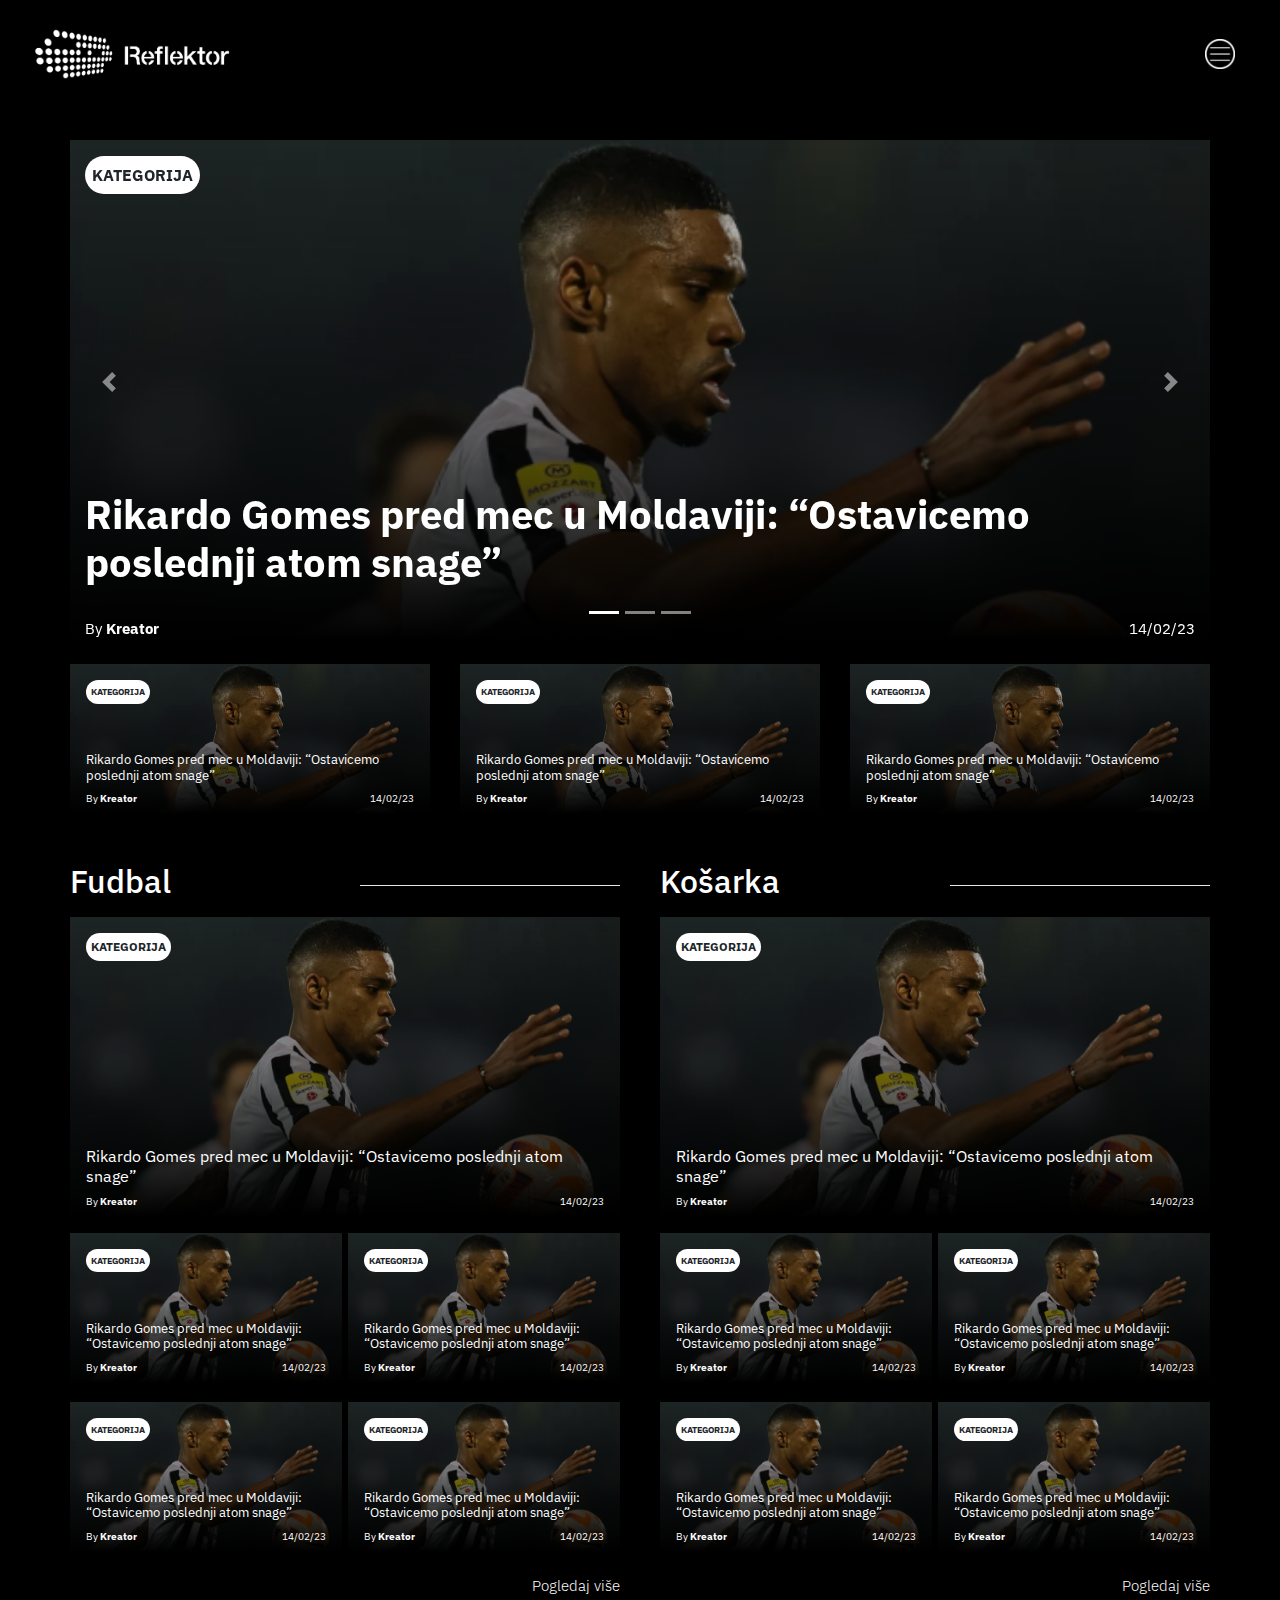
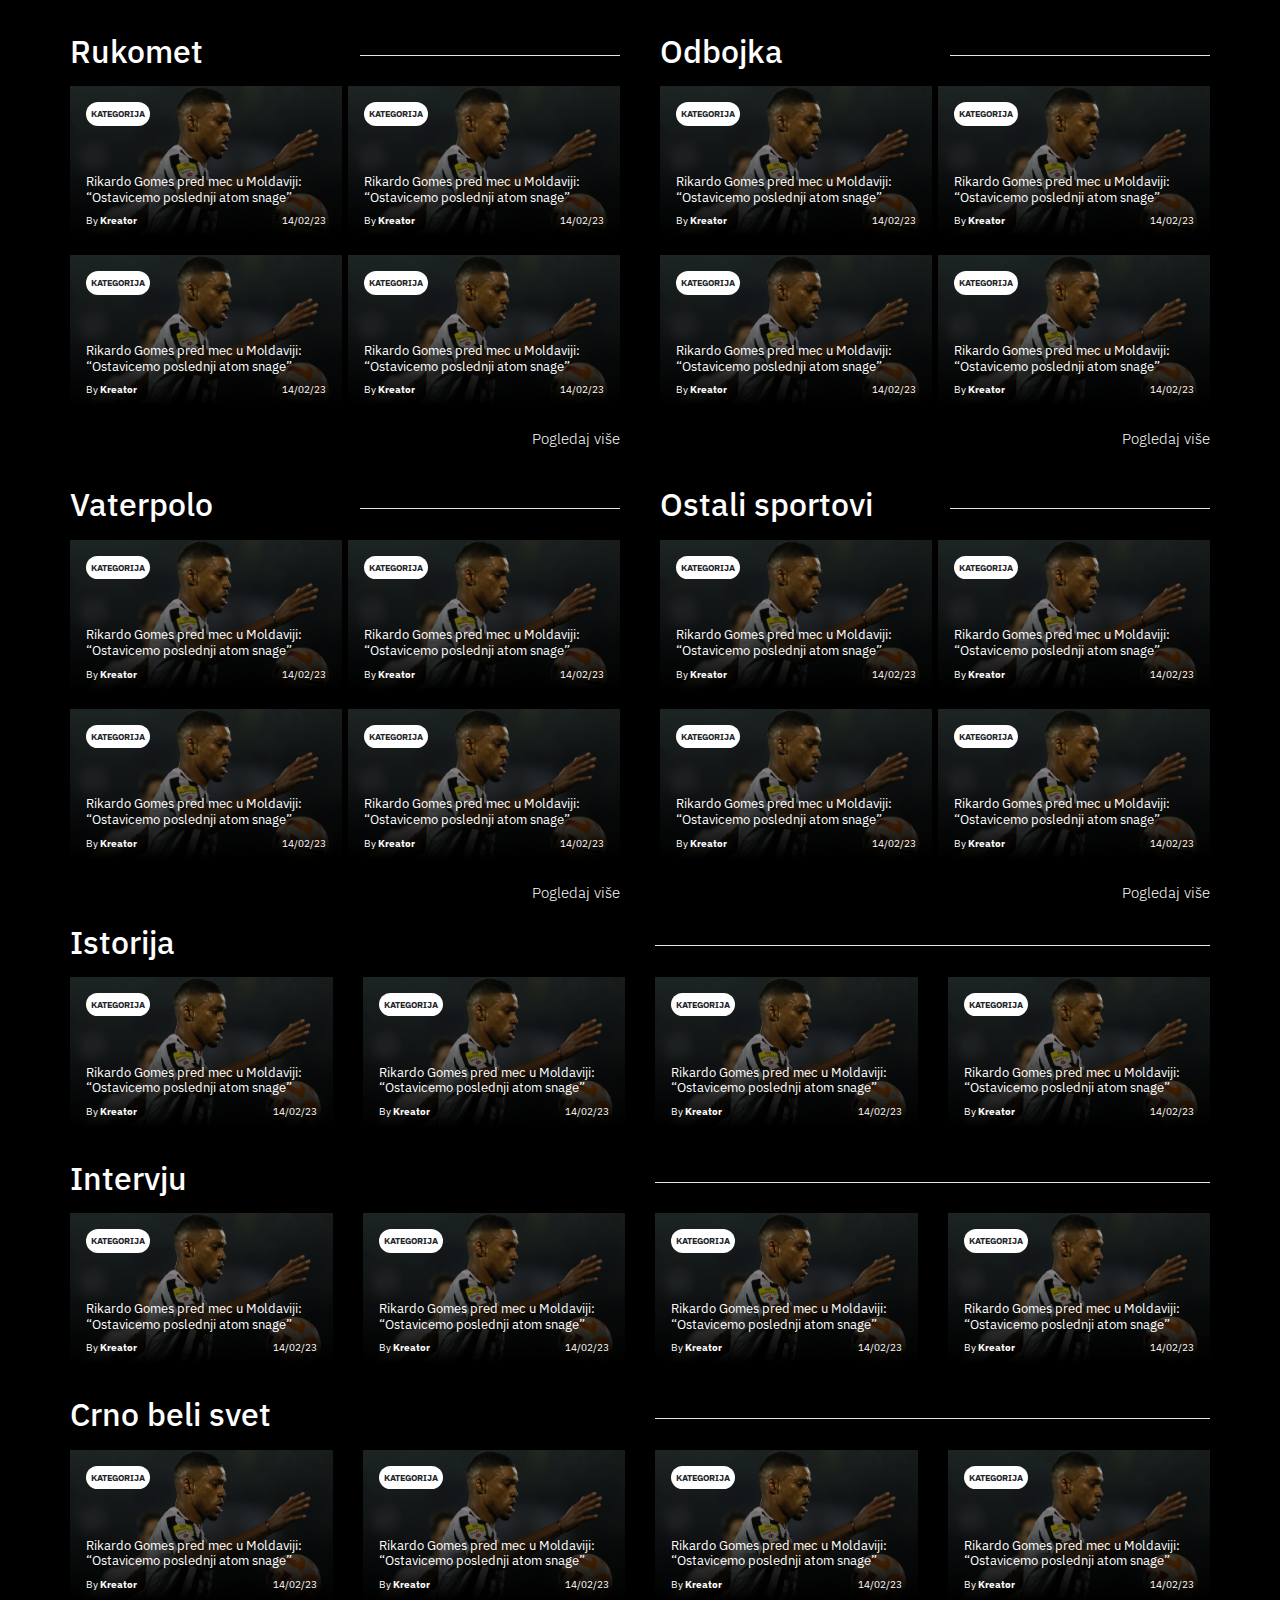
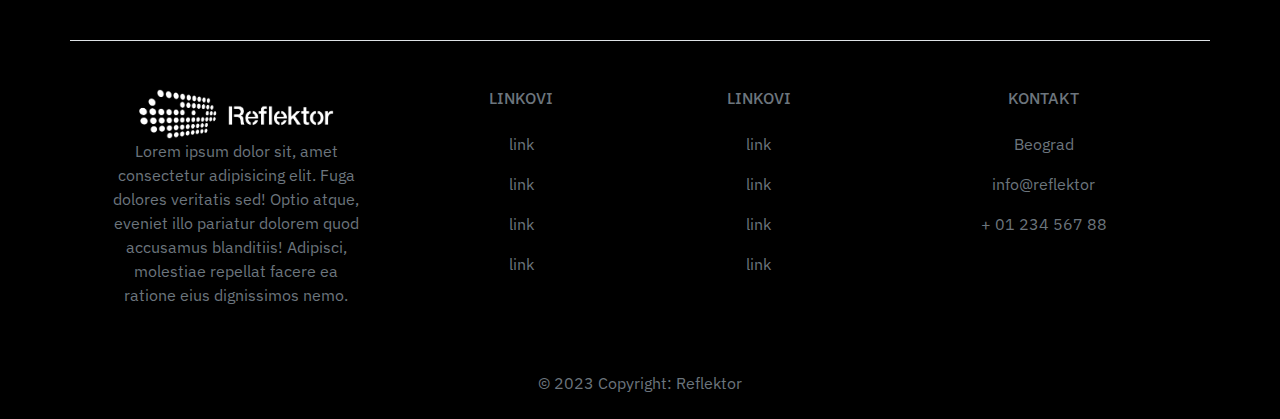
<file: index.html>
<!DOCTYPE html>
<html lang="en">
  <head>
    <meta charset="UTF-8" />
    <meta http-equiv="X-UA-Compatible" content="IE=edge" />
    <meta name="viewport" content="width=device-width, initial-scale=1.0" />
    <title>Reflektor</title>
    <link rel="stylesheet" href="index.css" />
    <link
      rel="stylesheet"
      href="https://cdn.jsdelivr.net/npm/bootstrap@4.3.1/dist/css/bootstrap.min.css"
      integrity="sha384-ggOyR0iXCbMQv3Xipma34MD+dH/1fQ784/j6cY/iJTQUOhcWr7x9JvoRxT2MZw1T"
      crossorigin="anonymous"
    />
    <link
      rel="stylesheet"
      href="https://cdnjs.cloudflare.com/ajax/libs/font-awesome/6.3.0/css/all.min.css"
      integrity="sha512-SzlrxWUlpfuzQ+pcUCosxcglQRNAq/DZjVsC0lE40xsADsfeQoEypE+enwcOiGjk/bSuGGKHEyjSoQ1zVisanQ=="
      crossorigin="anonymous"
      referrerpolicy="no-referrer"
    />
    <link rel="preconnect" href="https://fonts.googleapis.com" />
    <link rel="preconnect" href="https://fonts.gstatic.com" crossorigin />
    <link
      href="https://fonts.googleapis.com/css2?family=IBM+Plex+Sans:ital,wght@0,100;0,200;0,300;0,400;0,500;0,600;0,700;1,100;1,600&display=swap"
      rel="stylesheet"
    />
  </head>
  <body>
    <!--NAV-->
    <div
      class="container-fluid sticky-top p-3"
      style="z-index: 99999; background-color: black"
    >
      <nav class="navbar navbar-expand-custom mx-auto">
        <div style="width:200px">
          <a class="navbar-brand" href="#"
          ><img
            id="logo-nav"
            src="./img/logo.png"
            alt="Logo"
            style="width: 200px"
        /></a>
        </div>

    
        <button
          class="navbar-toggler"
          type="button"
          data-toggle="collapse"
          data-target="#navbarNav"
          aria-controls="navbarNav"
          aria-expanded="false"
          aria-label="Toggle navigation"
        >
          <span class="navbar-toggler-icon"
            ><img src="img/burger.png" style="width: 30px" alt=""
          /></span>
        </button>
        <div class="collapse navbar-collapse" id="navbarNav">
          <ul class="navbar-nav mx-auto">
            <li class="nav-item active">
              <a class="nav-link aktivniLink" href="index.html">Naslovna</a>
            </li>
            <li class="nav-item active">
              <a class="nav-link" href="post.html">Fudbal</a>
            </li>
            <li class="nav-item">
              <a class="nav-link " href="kategorija.html">Košarka</a>
            </li>
            <li class="nav-item">
              <a class="nav-link" href="#">Rukomet</a>
            </li>
            <li class="nav-item">
              <a class="nav-link" href="#">Odbojka</a>
            </li>
            <li class="nav-item">
              <a class="nav-link" href="#">Vaterpolo</a>
            </li>
            <li class="nav-item">
              <a class="nav-link" href="#">Ostali sportovi</a>
            </li>
            <li class="nav-item">
              <a class="nav-link" href="#">Istorija</a>
            </li>
            <li class="nav-item">
              <a class="nav-link" href="#">Intervju</a>
            </li>
            <li class="nav-item">
              <a class="nav-link" href="#">Crno-beli svet</a>
            </li>
    
          </ul>
          <div style="width:200px">
            <form class="form-inline my-2 my-lg justify-content-end">
              <input type="text" name="" id="" style="width: 100px" />
              <img src="img/lupica.png" alt="" />
            </form>
          </div>
        
        </div>
      </nav>
    </div>

    <!--NAV END-->
    <div class="container-fluid mt-3 pb-3">
      <div
        id="carouselExampleIndicators"
        class="carousel slide"
        data-ride="carousel"
      >
        <ol class="carousel-indicators">
          <li
            data-target="#carouselExampleIndicators"
            data-slide-to="0"
            class="active"
          ></li>
          <li data-target="#carouselExampleIndicators" data-slide-to="1"></li>
          <li data-target="#carouselExampleIndicators" data-slide-to="2"></li>
        </ol>
        <div class="carousel-inner">
          <div class="carousel-item active">
            <div class="container pt-3">
              <div class="row">
                <div class="col-12 background-slider">
                  <div class="category mt-3" style="width: max-content">
                    Kategorija
                  </div>
                  <div class="h-100 d-flex align-items-end">
                    <h6 class="blog-title pb-4">
                      Rikardo Gomes pred mec u Moldaviji: “Ostavicemo poslednji
                      atom snage”
                    </h6>
                  </div>

                  <div class="container-fluid">
                    <div class="row blog-info">
                      <div class="author">By <strong>Kreator</strong></div>
                      <div class="date"><span>14/02/23</span></div>
                    </div>
                  </div>
                </div>
              </div>
            </div>
          </div>
          <div class="carousel-item">
            <div class="container pt-3">
              <div class="row">
                <div class="col-12 background-slider">
                  <div class="category mt-3" style="width: max-content">
                    Kategorija
                  </div>
                  <div class="h-100 d-flex align-items-end">
                    <h6 class="blog-title pb-4">
                      Rikardo Gomes pred mec u Moldaviji: “Ostavicemo poslednji
                      atom snage”
                    </h6>
                  </div>

                  <div class="container-fluid">
                    <div class="row blog-info">
                      <div class="author">By <strong>Kreator</strong></div>
                      <div class="date"><span>14/02/23</span></div>
                    </div>
                  </div>
                </div>
              </div>
            </div>
          </div>
          <div class="carousel-item">
            <div class="container pt-3">
              <div class="row">
                <div class="col-12 background-slider">
                  <div class="category mt-3" style="width: max-content">
                    Kategorija
                  </div>
                  <div class="h-100 d-flex align-items-end">
                    <h6 class="blog-title pb-4">
                      Rikardo Gomes pred mec u Moldaviji: “Ostavicemo poslednji
                      atom snage”
                    </h6>
                  </div>

                  <div class="container-fluid">
                    <div class="row blog-info">
                      <div class="author">By <strong>Kreator</strong></div>
                      <div class="date"><span>14/02/23</span></div>
                    </div>
                  </div>
                </div>
              </div>
            </div>
          </div>
        </div>
        <a
          class="carousel-control-prev"
          href="#carouselExampleIndicators"
          role="button"
          data-slide="prev"
        >
          <span class="carousel-control-prev-icon" aria-hidden="true"></span>
        </a>
        <a
          class="carousel-control-next"
          href="#carouselExampleIndicators"
          role="button"
          data-slide="next"
        >
          <span class="carousel-control-next-icon" aria-hidden="true"></span>
        </a>
      </div>
      <!---->
    </div>
    <div class="container p-0">
      <div class="row p-0">
        <div class="col-4">
          <div class="background-4x mb-2 mt-2 pb-2 pl-3 pr-3">
            <div class="category4x mt-3" style="width: max-content">
              Kategorija
            </div>
            <div class="h-100 d-flex align-items-end">
              <h6 class="blog-title4x">
                Rikardo Gomes pred mec u Moldaviji: “Ostavicemo poslednji atom
                snage”
              </h6>
            </div>

            <div class="container-fluid">
              <div class="row blog-info4x">
                <div class="author4x">By <strong>Kreator</strong></div>
                <div class="date4x"><span>14/02/23</span></div>
              </div>
            </div>
          </div>
        </div>
        <div class="col-4">
          <div class="background-4x mb-2 mt-2 pb-2 pl-3 pr-3">
            <div class="category4x mt-3" style="width: max-content">
              Kategorija
            </div>
            <div class="h-100 d-flex align-items-end">
              <h6 class="blog-title4x">
                Rikardo Gomes pred mec u Moldaviji: “Ostavicemo poslednji atom
                snage”
              </h6>
            </div>

            <div class="container-fluid">
              <div class="row blog-info4x">
                <div class="author4x">By <strong>Kreator</strong></div>
                <div class="date4x"><span>14/02/23</span></div>
              </div>
            </div>
          </div>
        </div>
        <div class="col-4">
          <div class="background-4x mb-2 mt-2 pb-2 pl-3 pr-3">
            <div class="category4x mt-3" style="width: max-content">
              Kategorija
            </div>
            <div class="h-100 d-flex align-items-end">
              <h6 class="blog-title4x">
                Rikardo Gomes pred mec u Moldaviji: “Ostavicemo poslednji atom
                snage”
              </h6>
            </div>

            <div class="container-fluid">
              <div class="row blog-info4x">
                <div class="author4x">By <strong>Kreator</strong></div>
                <div class="date4x"><span>14/02/23</span></div>
              </div>
            </div>
          </div>
        </div>
    
    
        </div>
      </div>
    </div>

    <!--NA VELIKIM EKRANIMA-->
    <div class="container-fluid bigscreen4x" style="background-color: black">
      <!--PRVI RED-->
      <div class="container mt-4">
        <div class="row justify-content-between">
          <div
            class="col-lg-6 col-md-12 mt-3 p-0"
            style="padding-right: 20px !important"
          >
            <div class="row d-flex align-items-center justify-content-center">
              <div class="col"> <h2 style="color: white;padding:0;">Fudbal</h2></div>
             
              <div class="col " style="width: 100%">
                <hr
                  style="
                    background-color: white;
                    align-self: center;
                  "
                />
              </div>
            </div>

            <!--KOVER-->
            <div class="row ">
              <div class="col-12">
                <div class="background-4x-cover mb-2 mt-2 pb-2 pl-3 pr-3">
                  <div class="category-kover mt-3" style="width: max-content">
                    Kategorija
                  </div>
                  <div class="h-100 d-flex align-items-end">
                    <h6 class="blog-title-kover ">
                      Rikardo Gomes pred mec u Moldaviji: “Ostavicemo poslednji
                      atom snage”
                    </h6>
                  </div>

                  <div class="container-fluid">
                    <div class="row blog-info4x">
                      <div class="author4x">By <strong>Kreator</strong></div>
                      <div class="date4x"><span>14/02/23</span></div>
                    </div>
                  </div>
                </div>
              </div>
            </div>
            <!--KOVER KRAJ-->
            <div class="row m-0">
              <div
                class="col-6 p-0"
                style="
                  padding-right: 3px !important;
                  padding-bottom: 3px !important;
                "
              >
                <div class="background-4x mb-2 mt-2 pb-2 pl-3 pr-3">
                  <div class="category4x mt-3" style="width: max-content">
                    Kategorija
                  </div>
                  <div class="h-100 d-flex align-items-end">
                    <h6 class="blog-title4x">
                      Rikardo Gomes pred mec u Moldaviji: “Ostavicemo poslednji
                      atom snage”
                    </h6>
                  </div>

                  <div class="container-fluid">
                    <div class="row blog-info4x">
                      <div class="author4x">By <strong>Kreator</strong></div>
                      <div class="date4x"><span>14/02/23</span></div>
                    </div>
                  </div>
                </div>
              </div>
              <div
                class="col-6 p-0"
                style="
                  padding-left: 3px !important;
                  padding-bottom: 3px !important;
                "
              >
                <div class="background-4x mb-2 mt-2 pb-2 pl-3 pr-3">
                  <div class="category4x mt-3" style="width: max-content">
                    Kategorija
                  </div>
                  <div class="h-100 d-flex align-items-end">
                    <h6 class="blog-title4x">
                      Rikardo Gomes pred mec u Moldaviji: “Ostavicemo poslednji
                      atom snage”
                    </h6>
                  </div>

                  <div class="container-fluid">
                    <div class="row blog-info4x">
                      <div class="author4x">By <strong>Kreator</strong></div>
                      <div class="date4x"><span>14/02/23</span></div>
                    </div>
                  </div>
                </div>
              </div>
              <div
                class="col-6 p-0"
                style="
                  padding-right: 3px !important;
                  padding-bottom: 3px !important;
                "
              >
                <div class="background-4x mb-2 mt-2 pb-2 pl-3 pr-3">
                  <div class="category4x mt-3" style="width: max-content">
                    Kategorija
                  </div>
                  <div class="h-100 d-flex align-items-end">
                    <h6 class="blog-title4x">
                      Rikardo Gomes pred mec u Moldaviji: “Ostavicemo poslednji
                      atom snage”
                    </h6>
                  </div>

                  <div class="container-fluid">
                    <div class="row blog-info4x">
                      <div class="author4x">By <strong>Kreator</strong></div>
                      <div class="date4x"><span>14/02/23</span></div>
                    </div>
                  </div>
                </div>
              </div>
              <div
                class="col-6 p-0"
                style="
                  padding-left: 3px !important;
                  padding-bottom: 3px !important;
                "
              >
                <div class="background-4x mb-2 mt-2 pb-2 pl-3 pr-3">
                  <div class="category4x mt-3" style="width: max-content">
                    Kategorija
                  </div>
                  <div class="h-100 d-flex align-items-end">
                    <h6 class="blog-title4x">
                      Rikardo Gomes pred mec u Moldaviji: “Ostavicemo poslednji
                      atom snage”
                    </h6>
                  </div>

                  <div class="container-fluid">
                    <div class="row blog-info4x">
                      <div class="author4x">By <strong>Kreator</strong></div>
                      <div class="date4x"><span>14/02/23</span></div>
                    </div>
                  </div>
                </div>
              </div>
            </div>
            <div class="container">
              <div class="row">
                <div class="col-12 mt-3 more p-0 d-flex justify-content-end">
                  <a href="#" class="more">Pogledaj više</a>
                </div>
              </div>
            </div>
          </div>
          <!-- <div class="gutter col-1 p-0 m-0"></div> -->
          <div
            class="col-lg-6 col-md-12 mt-3 p-0"
            style="padding-left: 20px !important"
          >
          <div class="row d-flex align-items-center justify-content-center">
            <div class="col"> <h2 style="color: white;padding:0;">Košarka</h2></div>
           
            <div class="col justify-content-center" style="width: 100%">
              <hr
                style="
                  
                  background-color: white;
                "
              />
            </div>
          </div>

            <!--KOVER-->
            <div class="row">
              <div class="col-12">
                <div class="background-4x-cover mb-2 mt-2 pb-2 pl-3 pr-3">
                  <div class="category-kover mt-3" style="width: max-content">
                    Kategorija
                  </div>
                  <div class="h-100 d-flex align-items-end">
                    <h6 class="blog-title-kover">
                      Rikardo Gomes pred mec u Moldaviji: “Ostavicemo poslednji
                      atom snage”
                    </h6>
                  </div>

                  <div class="container-fluid">
                    <div class="row blog-info4x">
                      <div class="author4x">By <strong>Kreator</strong></div>
                      <div class="date4x"><span>14/02/23</span></div>
                    </div>
                  </div>
                </div>
              </div>
            </div>
            <!--KOVER KRAJ-->
            <div class="row m-0">
              <div
                class="col-6 p-0"
                style="
                  padding-right: 3px !important;
                  padding-bottom: 3px !important;
                "
              >
                <div class="background-4x mb-2 mt-2 pb-2 pl-3 pr-3">
                  <div class="category4x mt-3" style="width: max-content">
                    Kategorija
                  </div>
                  <div class="h-100 d-flex align-items-end">
                    <h6 class="blog-title4x">
                      Rikardo Gomes pred mec u Moldaviji: “Ostavicemo poslednji
                      atom snage”
                    </h6>
                  </div>

                  <div class="container-fluid">
                    <div class="row blog-info4x">
                      <div class="author4x">By <strong>Kreator</strong></div>
                      <div class="date4x"><span>14/02/23</span></div>
                    </div>
                  </div>
                </div>
              </div>
              <div
                class="col-6 p-0"
                style="
                  padding-left: 3px !important;
                  padding-bottom: 3px !important;
                "
              >
                <div class="background-4x mb-2 mt-2 pb-2 pl-3 pr-3">
                  <div class="category4x mt-3" style="width: max-content">
                    Kategorija
                  </div>
                  <div class="h-100 d-flex align-items-end">
                    <h6 class="blog-title4x">
                      Rikardo Gomes pred mec u Moldaviji: “Ostavicemo poslednji
                      atom snage”
                    </h6>
                  </div>

                  <div class="container-fluid">
                    <div class="row blog-info4x">
                      <div class="author4x">By <strong>Kreator</strong></div>
                      <div class="date4x"><span>14/02/23</span></div>
                    </div>
                  </div>
                </div>
              </div>
              <div
                class="col-6 p-0"
                style="
                  padding-right: 3px !important;
                  padding-bottom: 3px !important;
                "
              >
                <div class="background-4x mb-2 mt-2 pb-2 pl-3 pr-3">
                  <div class="category4x mt-3" style="width: max-content">
                    Kategorija
                  </div>
                  <div class="h-100 d-flex align-items-end">
                    <h6 class="blog-title4x">
                      Rikardo Gomes pred mec u Moldaviji: “Ostavicemo poslednji
                      atom snage”
                    </h6>
                  </div>

                  <div class="container-fluid">
                    <div class="row blog-info4x">
                      <div class="author4x">By <strong>Kreator</strong></div>
                      <div class="date4x"><span>14/02/23</span></div>
                    </div>
                  </div>
                </div>
              </div>
              <div
                class="col-6 p-0"
                style="
                  padding-left: 3px !important;
                  padding-bottom: 3px !important;
                "
              >
                <div class="background-4x mb-2 mt-2 pb-2 pl-3 pr-3">
                  <div class="category4x mt-3" style="width: max-content">
                    Kategorija
                  </div>
                  <div class="h-100 d-flex align-items-end">
                    <h6 class="blog-title4x">
                      Rikardo Gomes pred mec u Moldaviji: “Ostavicemo poslednji
                      atom snage”
                    </h6>
                  </div>

                  <div class="container-fluid">
                    <div class="row blog-info4x">
                      <div class="author4x">By <strong>Kreator</strong></div>
                      <div class="date4x"><span>14/02/23</span></div>
                    </div>
                  </div>
                </div>
              </div>
            </div>
            <div class="container">
              <div class="row">
                <div class="col-12 mt-3 more p-0 d-flex justify-content-end">
                  <a href="#" class="more">Pogledaj više</a>
                </div>
              </div>
            </div>
          </div>
        </div>
      </div>

      <!--DRUGI RED RED-->
      <div class="container mt-4">
        <div class="row justify-content-between">
          <div
            class="col-lg-6 col-md-12 mt-3 p-0"
            style="padding-right: 20px !important"
          >
          <div class="row d-flex align-items-center justify-content-center">
            <div class="col"> <h2 style="color: white;padding:0;">Rukomet</h2></div>
           
            <div class="col justify-content-center" style="width: 100%">
              <hr
                style="
                  
                  background-color: white;
                "
              />
            </div>
          </div>

            <div class="row m-0">
              <div
                class="col-6 p-0"
                style="
                  padding-right: 3px !important;
                  padding-bottom: 3px !important;
                "
              >
                <div class="background-4x mb-2 mt-2 pb-2 pl-3 pr-3">
                  <div class="category4x mt-3" style="width: max-content">
                    Kategorija
                  </div>
                  <div class="h-100 d-flex align-items-end">
                    <h6 class="blog-title4x">
                      Rikardo Gomes pred mec u Moldaviji: “Ostavicemo poslednji
                      atom snage”
                    </h6>
                  </div>

                  <div class="container-fluid">
                    <div class="row blog-info4x">
                      <div class="author4x">By <strong>Kreator</strong></div>
                      <div class="date4x"><span>14/02/23</span></div>
                    </div>
                  </div>
                </div>
              </div>
              <div
                class="col-6 p-0"
                style="
                  padding-left: 3px !important;
                  padding-bottom: 3px !important;
                "
              >
                <div class="background-4x mb-2 mt-2 pb-2 pl-3 pr-3">
                  <div class="category4x mt-3" style="width: max-content">
                    Kategorija
                  </div>
                  <div class="h-100 d-flex align-items-end">
                    <h6 class="blog-title4x">
                      Rikardo Gomes pred mec u Moldaviji: “Ostavicemo poslednji
                      atom snage”
                    </h6>
                  </div>

                  <div class="container-fluid">
                    <div class="row blog-info4x">
                      <div class="author4x">By <strong>Kreator</strong></div>
                      <div class="date4x"><span>14/02/23</span></div>
                    </div>
                  </div>
                </div>
              </div>
              <div
                class="col-6 p-0"
                style="
                  padding-right: 3px !important;
                  padding-bottom: 3px !important;
                "
              >
                <div class="background-4x mb-2 mt-2 pb-2 pl-3 pr-3">
                  <div class="category4x mt-3" style="width: max-content">
                    Kategorija
                  </div>
                  <div class="h-100 d-flex align-items-end">
                    <h6 class="blog-title4x">
                      Rikardo Gomes pred mec u Moldaviji: “Ostavicemo poslednji
                      atom snage”
                    </h6>
                  </div>

                  <div class="container-fluid">
                    <div class="row blog-info4x">
                      <div class="author4x">By <strong>Kreator</strong></div>
                      <div class="date4x"><span>14/02/23</span></div>
                    </div>
                  </div>
                </div>
              </div>
              <div
                class="col-6 p-0"
                style="
                  padding-left: 3px !important;
                  padding-bottom: 3px !important;
                "
              >
                <div class="background-4x mb-2 mt-2 pb-2 pl-3 pr-3">
                  <div class="category4x mt-3" style="width: max-content">
                    Kategorija
                  </div>
                  <div class="h-100 d-flex align-items-end">
                    <h6 class="blog-title4x">
                      Rikardo Gomes pred mec u Moldaviji: “Ostavicemo poslednji
                      atom snage”
                    </h6>
                  </div>

                  <div class="container-fluid">
                    <div class="row blog-info4x">
                      <div class="author4x">By <strong>Kreator</strong></div>
                      <div class="date4x"><span>14/02/23</span></div>
                    </div>
                  </div>
                </div>
              </div>
            </div>
            <div class="container">
              <div class="row">
                <div class="col-12 mt-3 more p-0 d-flex justify-content-end">
                  <a href="#" class="more">Pogledaj više</a>
                </div>
              </div>
            </div>
          </div>
          <!-- <div class="gutter col-1 p-0 m-0"></div> -->
          <div
            class="col-lg-6 col-md-12 mt-3 p-0"
            style="padding-left: 20px !important"
          >
          <div class="row d-flex align-items-center justify-content-center">
            <div class="col"> <h2 style="color: white;padding:0;">Odbojka</h2></div>
           
            <div class="col justify-content-center" style="width: 100%">
              <hr
                style="
                  
                  background-color: white;
                "
              />
            </div>
          </div>
            <div class="row m-0">
              <div
                class="col-6 p-0"
                style="
                  padding-right: 3px !important;
                  padding-bottom: 3px !important;
                "
              >
                <div class="background-4x mb-2 mt-2 pb-2 pl-3 pr-3">
                  <div class="category4x mt-3" style="width: max-content">
                    Kategorija
                  </div>
                  <div class="h-100 d-flex align-items-end">
                    <h6 class="blog-title4x">
                      Rikardo Gomes pred mec u Moldaviji: “Ostavicemo poslednji
                      atom snage”
                    </h6>
                  </div>

                  <div class="container-fluid">
                    <div class="row blog-info4x">
                      <div class="author4x">By <strong>Kreator</strong></div>
                      <div class="date4x"><span>14/02/23</span></div>
                    </div>
                  </div>
                </div>
              </div>
              <div
                class="col-6 p-0"
                style="
                  padding-left: 3px !important;
                  padding-bottom: 3px !important;
                "
              >
                <div class="background-4x mb-2 mt-2 pb-2 pl-3 pr-3">
                  <div class="category4x mt-3" style="width: max-content">
                    Kategorija
                  </div>
                  <div class="h-100 d-flex align-items-end">
                    <h6 class="blog-title4x">
                      Rikardo Gomes pred mec u Moldaviji: “Ostavicemo poslednji
                      atom snage”
                    </h6>
                  </div>

                  <div class="container-fluid">
                    <div class="row blog-info4x">
                      <div class="author4x">By <strong>Kreator</strong></div>
                      <div class="date4x"><span>14/02/23</span></div>
                    </div>
                  </div>
                </div>
              </div>
              <div
                class="col-6 p-0"
                style="
                  padding-right: 3px !important;
                  padding-bottom: 3px !important;
                "
              >
                <div class="background-4x mb-2 mt-2 pb-2 pl-3 pr-3">
                  <div class="category4x mt-3" style="width: max-content">
                    Kategorija
                  </div>
                  <div class="h-100 d-flex align-items-end">
                    <h6 class="blog-title4x">
                      Rikardo Gomes pred mec u Moldaviji: “Ostavicemo poslednji
                      atom snage”
                    </h6>
                  </div>

                  <div class="container-fluid">
                    <div class="row blog-info4x">
                      <div class="author4x">By <strong>Kreator</strong></div>
                      <div class="date4x"><span>14/02/23</span></div>
                    </div>
                  </div>
                </div>
              </div>
              <div
                class="col-6 p-0"
                style="
                  padding-left: 3px !important;
                  padding-bottom: 3px !important;
                "
              >
                <div class="background-4x mb-2 mt-2 pb-2 pl-3 pr-3">
                  <div class="category4x mt-3" style="width: max-content">
                    Kategorija
                  </div>
                  <div class="h-100 d-flex align-items-end">
                    <h6 class="blog-title4x">
                      Rikardo Gomes pred mec u Moldaviji: “Ostavicemo poslednji
                      atom snage”
                    </h6>
                  </div>

                  <div class="container-fluid">
                    <div class="row blog-info4x">
                      <div class="author4x">By <strong>Kreator</strong></div>
                      <div class="date4x"><span>14/02/23</span></div>
                    </div>
                  </div>
                </div>
              </div>
            </div>
            <div class="container">
              <div class="row">
                <div class="col-12 mt-3 more p-0 d-flex justify-content-end">
                  <a href="#" class="more">Pogledaj više</a>
                </div>
              </div>
            </div>
          </div>
        </div>
      </div>

      <!--TRECI RED-->
      <div class="container mt-4">
        <div class="row justify-content-between">
          <div
            class="col-lg-6 col-md-12 mt-3 p-0"
            style="padding-right: 20px !important"
          >
          <div class="row d-flex align-items-center justify-content-center">
            <div class="col"> <h2 style="color: white;padding:0;">Vaterpolo</h2></div>
           
            <div class="col justify-content-center" style="width: 100%">
              <hr
                style="
                  
                  background-color: white;
                "
              />
            </div>
          </div>
            <div class="row m-0">
              <div
                class="col-6 p-0"
                style="
                  padding-right: 3px !important;
                  padding-bottom: 3px !important;
                "
              >
                <div class="background-4x mb-2 mt-2 pb-2 pl-3 pr-3">
                  <div class="category4x mt-3" style="width: max-content">
                    Kategorija
                  </div>
                  <div class="h-100 d-flex align-items-end">
                    <h6 class="blog-title4x">
                      Rikardo Gomes pred mec u Moldaviji: “Ostavicemo poslednji
                      atom snage”
                    </h6>
                  </div>

                  <div class="container-fluid">
                    <div class="row blog-info4x">
                      <div class="author4x">By <strong>Kreator</strong></div>
                      <div class="date4x"><span>14/02/23</span></div>
                    </div>
                  </div>
                </div>
              </div>
              <div
                class="col-6 p-0"
                style="
                  padding-left: 3px !important;
                  padding-bottom: 3px !important;
                "
              >
                <div class="background-4x mb-2 mt-2 pb-2 pl-3 pr-3">
                  <div class="category4x mt-3" style="width: max-content">
                    Kategorija
                  </div>
                  <div class="h-100 d-flex align-items-end">
                    <h6 class="blog-title4x">
                      Rikardo Gomes pred mec u Moldaviji: “Ostavicemo poslednji
                      atom snage”
                    </h6>
                  </div>

                  <div class="container-fluid">
                    <div class="row blog-info4x">
                      <div class="author4x">By <strong>Kreator</strong></div>
                      <div class="date4x"><span>14/02/23</span></div>
                    </div>
                  </div>
                </div>
              </div>
              <div
                class="col-6 p-0"
                style="
                  padding-right: 3px !important;
                  padding-bottom: 3px !important;
                "
              >
                <div class="background-4x mb-2 mt-2 pb-2 pl-3 pr-3">
                  <div class="category4x mt-3" style="width: max-content">
                    Kategorija
                  </div>
                  <div class="h-100 d-flex align-items-end">
                    <h6 class="blog-title4x">
                      Rikardo Gomes pred mec u Moldaviji: “Ostavicemo poslednji
                      atom snage”
                    </h6>
                  </div>

                  <div class="container-fluid">
                    <div class="row blog-info4x">
                      <div class="author4x">By <strong>Kreator</strong></div>
                      <div class="date4x"><span>14/02/23</span></div>
                    </div>
                  </div>
                </div>
              </div>
              <div
                class="col-6 p-0"
                style="
                  padding-left: 3px !important;
                  padding-bottom: 3px !important;
                "
              >
                <div class="background-4x mb-2 mt-2 pb-2 pl-3 pr-3">
                  <div class="category4x mt-3" style="width: max-content">
                    Kategorija
                  </div>
                  <div class="h-100 d-flex align-items-end">
                    <h6 class="blog-title4x">
                      Rikardo Gomes pred mec u Moldaviji: “Ostavicemo poslednji
                      atom snage”
                    </h6>
                  </div>

                  <div class="container-fluid">
                    <div class="row blog-info4x">
                      <div class="author4x">By <strong>Kreator</strong></div>
                      <div class="date4x"><span>14/02/23</span></div>
                    </div>
                  </div>
                </div>
              </div>
            </div>
            <div class="container">
              <div class="row">
                <div class="col-12 mt-3 more p-0 d-flex justify-content-end">
                  <a href="#" class="more">Pogledaj više</a>
                </div>
              </div>
            </div>
          </div>
          <!-- <div class="gutter col-1 p-0 m-0"></div> -->
          <div
            class="col-lg-6 col-md-12 mt-3 p-0"
            style="padding-left: 20px !important"
          >
          <div class="row d-flex align-items-center justify-content-center">
            <div class="col"> <h2 style="color: white;padding:0;">Ostali sportovi</h2></div>
           
            <div class="col justify-content-center" style="width: 100%">
              <hr
                style="
                  
                  background-color: white;
                "
              />
            </div>
          </div>
            <div class="row m-0">
              <div
                class="col-6 p-0"
                style="
                  padding-right: 3px !important;
                  padding-bottom: 3px !important;
                "
              >
                <div class="background-4x mb-2 mt-2 pb-2 pl-3 pr-3">
                  <div class="category4x mt-3" style="width: max-content">
                    Kategorija
                  </div>
                  <div class="h-100 d-flex align-items-end">
                    <h6 class="blog-title4x">
                      Rikardo Gomes pred mec u Moldaviji: “Ostavicemo poslednji
                      atom snage”
                    </h6>
                  </div>

                  <div class="container-fluid">
                    <div class="row blog-info4x">
                      <div class="author4x">By <strong>Kreator</strong></div>
                      <div class="date4x"><span>14/02/23</span></div>
                    </div>
                  </div>
                </div>
              </div>
              <div
                class="col-6 p-0"
                style="
                  padding-left: 3px !important;
                  padding-bottom: 3px !important;
                "
              >
                <div class="background-4x mb-2 mt-2 pb-2 pl-3 pr-3">
                  <div class="category4x mt-3" style="width: max-content">
                    Kategorija
                  </div>
                  <div class="h-100 d-flex align-items-end">
                    <h6 class="blog-title4x">
                      Rikardo Gomes pred mec u Moldaviji: “Ostavicemo poslednji
                      atom snage”
                    </h6>
                  </div>

                  <div class="container-fluid">
                    <div class="row blog-info4x">
                      <div class="author4x">By <strong>Kreator</strong></div>
                      <div class="date4x"><span>14/02/23</span></div>
                    </div>
                  </div>
                </div>
              </div>
              <div
                class="col-6 p-0"
                style="
                  padding-right: 3px !important;
                  padding-bottom: 3px !important;
                "
              >
                <div class="background-4x mb-2 mt-2 pb-2 pl-3 pr-3">
                  <div class="category4x mt-3" style="width: max-content">
                    Kategorija
                  </div>
                  <div class="h-100 d-flex align-items-end">
                    <h6 class="blog-title4x">
                      Rikardo Gomes pred mec u Moldaviji: “Ostavicemo poslednji
                      atom snage”
                    </h6>
                  </div>

                  <div class="container-fluid">
                    <div class="row blog-info4x">
                      <div class="author4x">By <strong>Kreator</strong></div>
                      <div class="date4x"><span>14/02/23</span></div>
                    </div>
                  </div>
                </div>
              </div>
              <div
                class="col-6 p-0"
                style="
                  padding-left: 3px !important;
                  padding-bottom: 3px !important;
                "
              >
                <div class="background-4x mb-2 mt-2 pb-2 pl-3 pr-3">
                  <div class="category4x mt-3" style="width: max-content">
                    Kategorija
                  </div>
                  <div class="h-100 d-flex align-items-end">
                    <h6 class="blog-title4x">
                      Rikardo Gomes pred mec u Moldaviji: “Ostavicemo poslednji
                      atom snage”
                    </h6>
                  </div>

                  <div class="container-fluid">
                    <div class="row blog-info4x">
                      <div class="author4x">By <strong>Kreator</strong></div>
                      <div class="date4x"><span>14/02/23</span></div>
                    </div>
                  </div>
                </div>
              </div>
            </div>
            <div class="container">
              <div class="row">
                <div class="col-12 mt-3 more p-0 d-flex justify-content-end">
                  <a href="#" class="more">Pogledaj više</a>
                </div>
              </div>
            </div>
          </div>
        </div>
      </div>
    </div>
 <!--TRI OBJAVE U REDU-->
    <div class="container p-0  mt-4">
      <div class="row d-flex align-items-center justify-content-center">
        <div class="col"> <h2 style="color: white;padding:0;">Istorija</h2></div>
       
        <div class="col justify-content-center" style="width: 100%">
          <hr
            style="
              
              background-color: white;
            "
          />
        </div>
      </div>  
      <div class="row p-0">
        
        <div class="col-3">
          <div class="background-4x mb-2 mt-2 pb-2 pl-3 pr-3">
            <div class="category4x mt-3" style="width: max-content">
              Kategorija
            </div>
            <div class="h-100 d-flex align-items-end">
              <h6 class="blog-title4x">
                Rikardo Gomes pred mec u Moldaviji: “Ostavicemo poslednji atom
                snage”
              </h6>
            </div>

            <div class="container-fluid">
              <div class="row blog-info4x">
                <div class="author4x">By <strong>Kreator</strong></div>
                <div class="date4x"><span>14/02/23</span></div>
              </div>
            </div>
          </div>
        </div>
        <div class="col-3">
          <div class="background-4x mb-2 mt-2 pb-2 pl-3 pr-3">
            <div class="category4x mt-3" style="width: max-content">
              Kategorija
            </div>
            <div class="h-100 d-flex align-items-end">
              <h6 class="blog-title4x">
                Rikardo Gomes pred mec u Moldaviji: “Ostavicemo poslednji atom
                snage”
              </h6>
            </div>

            <div class="container-fluid">
              <div class="row blog-info4x">
                <div class="author4x">By <strong>Kreator</strong></div>
                <div class="date4x"><span>14/02/23</span></div>
              </div>
            </div>
          </div>
        </div>
        <div class="col-3">
          <div class="background-4x mb-2 mt-2 pb-2 pl-3 pr-3">
            <div class="category4x mt-3" style="width: max-content">
              Kategorija
            </div>
            <div class="h-100 d-flex align-items-end">
              <h6 class="blog-title4x">
                Rikardo Gomes pred mec u Moldaviji: “Ostavicemo poslednji atom
                snage”
              </h6>
            </div>

            <div class="container-fluid">
              <div class="row blog-info4x">
                <div class="author4x">By <strong>Kreator</strong></div>
                <div class="date4x"><span>14/02/23</span></div>
              </div>
            </div>
          </div>
        </div>
        <div class="col-3">
          <div class="background-4x mb-2 mt-2 pb-2 pl-3 pr-3">
            <div class="category4x mt-3" style="width: max-content">
              Kategorija
            </div>
            <div class="h-100 d-flex align-items-end">
              <h6 class="blog-title4x">
                Rikardo Gomes pred mec u Moldaviji: “Ostavicemo poslednji atom
                snage”
              </h6>
            </div>

            <div class="container-fluid">
              <div class="row blog-info4x">
                <div class="author4x">By <strong>Kreator</strong></div>
                <div class="date4x"><span>14/02/23</span></div>
              </div>
            </div>
          </div>
        </div>
    
    
        </div>
      </div>
       <!--TRI OBJAVE U REDU KRAJ-->
       <!--TRI OBJAVE U REDU-->
    <div class="container p-0  mt-4">
      <div class="row d-flex align-items-center justify-content-center">
        <div class="col"> <h2 style="color: white;padding:0;">Intervju</h2></div>
       
        <div class="col justify-content-center" style="width: 100%">
          <hr
            style="
              
              background-color: white;
            "
          />
        </div>
      </div>  
      <div class="row p-0">
        
        <div class="col-3">
          <div class="background-4x mb-2 mt-2 pb-2 pl-3 pr-3">
            <div class="category4x mt-3" style="width: max-content">
              Kategorija
            </div>
            <div class="h-100 d-flex align-items-end">
              <h6 class="blog-title4x">
                Rikardo Gomes pred mec u Moldaviji: “Ostavicemo poslednji atom
                snage”
              </h6>
            </div>

            <div class="container-fluid">
              <div class="row blog-info4x">
                <div class="author4x">By <strong>Kreator</strong></div>
                <div class="date4x"><span>14/02/23</span></div>
              </div>
            </div>
          </div>
        </div>
        <div class="col-3">
          <div class="background-4x mb-2 mt-2 pb-2 pl-3 pr-3">
            <div class="category4x mt-3" style="width: max-content">
              Kategorija
            </div>
            <div class="h-100 d-flex align-items-end">
              <h6 class="blog-title4x">
                Rikardo Gomes pred mec u Moldaviji: “Ostavicemo poslednji atom
                snage”
              </h6>
            </div>

            <div class="container-fluid">
              <div class="row blog-info4x">
                <div class="author4x">By <strong>Kreator</strong></div>
                <div class="date4x"><span>14/02/23</span></div>
              </div>
            </div>
          </div>
        </div>
        <div class="col-3">
          <div class="background-4x mb-2 mt-2 pb-2 pl-3 pr-3">
            <div class="category4x mt-3" style="width: max-content">
              Kategorija
            </div>
            <div class="h-100 d-flex align-items-end">
              <h6 class="blog-title4x">
                Rikardo Gomes pred mec u Moldaviji: “Ostavicemo poslednji atom
                snage”
              </h6>
            </div>

            <div class="container-fluid">
              <div class="row blog-info4x">
                <div class="author4x">By <strong>Kreator</strong></div>
                <div class="date4x"><span>14/02/23</span></div>
              </div>
            </div>
          </div>
        </div>
        <div class="col-3">
          <div class="background-4x mb-2 mt-2 pb-2 pl-3 pr-3">
            <div class="category4x mt-3" style="width: max-content">
              Kategorija
            </div>
            <div class="h-100 d-flex align-items-end">
              <h6 class="blog-title4x">
                Rikardo Gomes pred mec u Moldaviji: “Ostavicemo poslednji atom
                snage”
              </h6>
            </div>

            <div class="container-fluid">
              <div class="row blog-info4x">
                <div class="author4x">By <strong>Kreator</strong></div>
                <div class="date4x"><span>14/02/23</span></div>
              </div>
            </div>
          </div>
        </div>
    
    
        </div>
      </div>
       <!--TRI OBJAVE U REDU KRAJ-->
      <!--TRI OBJAVE U REDU-->
    <div class="container p-0  mt-4">
      <div class="row d-flex align-items-center justify-content-center">
        <div class="col"> <h2 style="color: white;padding:0;">Crno beli svet</h2></div>
       
        <div class="col justify-content-center" style="width: 100%">
          <hr
            style="
              
              background-color: white;
            "
          />
        </div>
      </div>  
      <div class="row p-0">
        
        <div class="col-3">
          <div class="background-4x mb-2 mt-2 pb-2 pl-3 pr-3">
            <div class="category4x mt-3" style="width: max-content">
              Kategorija
            </div>
            <div class="h-100 d-flex align-items-end">
              <h6 class="blog-title4x">
                Rikardo Gomes pred mec u Moldaviji: “Ostavicemo poslednji atom
                snage”
              </h6>
            </div>

            <div class="container-fluid">
              <div class="row blog-info4x">
                <div class="author4x">By <strong>Kreator</strong></div>
                <div class="date4x"><span>14/02/23</span></div>
              </div>
            </div>
          </div>
        </div>
        <div class="col-3">
          <div class="background-4x mb-2 mt-2 pb-2 pl-3 pr-3">
            <div class="category4x mt-3" style="width: max-content">
              Kategorija
            </div>
            <div class="h-100 d-flex align-items-end">
              <h6 class="blog-title4x">
                Rikardo Gomes pred mec u Moldaviji: “Ostavicemo poslednji atom
                snage”
              </h6>
            </div>

            <div class="container-fluid">
              <div class="row blog-info4x">
                <div class="author4x">By <strong>Kreator</strong></div>
                <div class="date4x"><span>14/02/23</span></div>
              </div>
            </div>
          </div>
        </div>
        <div class="col-3">
          <div class="background-4x mb-2 mt-2 pb-2 pl-3 pr-3">
            <div class="category4x mt-3" style="width: max-content">
              Kategorija
            </div>
            <div class="h-100 d-flex align-items-end">
              <h6 class="blog-title4x">
                Rikardo Gomes pred mec u Moldaviji: “Ostavicemo poslednji atom
                snage”
              </h6>
            </div>

            <div class="container-fluid">
              <div class="row blog-info4x">
                <div class="author4x">By <strong>Kreator</strong></div>
                <div class="date4x"><span>14/02/23</span></div>
              </div>
            </div>
          </div>
        </div>
        <div class="col-3">
          <div class="background-4x mb-2 mt-2 pb-2 pl-3 pr-3">
            <div class="category4x mt-3" style="width: max-content">
              Kategorija
            </div>
            <div class="h-100 d-flex align-items-end">
              <h6 class="blog-title4x">
                Rikardo Gomes pred mec u Moldaviji: “Ostavicemo poslednji atom
                snage”
              </h6>
            </div>

            <div class="container-fluid">
              <div class="row blog-info4x">
                <div class="author4x">By <strong>Kreator</strong></div>
                <div class="date4x"><span>14/02/23</span></div>
              </div>
            </div>
          </div>
        </div>
    
    
        </div>
      </div>
       <!--TRI OBJAVE U REDU KRAJ-->

    <!--NA MALIM EKARNIMA-->
    <div class="container-fluid smallscreen4x" style="background-color: black">
      <h2 style="color: white">Fudbal</h2>
      <div class="row">
        <div class="col-6 p-3 background-4x">
          <div class="category4x" style="width: max-content">Kategorija</div>
        </div>
        <div class="col-6 p-3">
          <div class="h-100 d-flex align-items-end">
            <h6 class="blog-title4x">
              Rikardo Gomes pred mec u Moldaviji: “Ostavicemo poslednji atom
              snage”
            </h6>
          </div>
          <div class="container-fluid">
            <div class="row blog-info4x">
              <div class="author4x">By <strong>Kreator</strong></div>
              <div class="date4x"><span>14/02/23</span></div>
            </div>
          </div>
        </div>
      </div>
      <div class="row mt-5">
        <div class="col-6 p-3 background-4x">
          <div class="category4x" style="width: max-content">Kategorija</div>
        </div>
        <div class="col-6 p-3">
          <div class="h-100 d-flex align-items-end">
            <h6 class="blog-title4x">
              Rikardo Gomes pred mec u Moldaviji: “Ostavicemo poslednji atom
              snage”
            </h6>
          </div>
          <div class="container-fluid">
            <div class="row blog-info4x">
              <div class="author4x">By <strong>Kreator</strong></div>
              <div class="date4x"><span>14/02/23</span></div>
            </div>
          </div>
        </div>
      </div>
      <div class="row mt-5">
        <div class="col-6 p-3 background-4x">
          <div class="category4x" style="width: max-content">Kategorija</div>
        </div>
        <div class="col-6 p-3">
          <div class="h-100 d-flex align-items-end">
            <h6 class="blog-title4x">
              Rikardo Gomes pred mec u Moldaviji: “Ostavicemo poslednji atom
              snage”
            </h6>
          </div>
          <div class="container-fluid">
            <div class="row blog-info4x">
              <div class="author4x">By <strong>Kreator</strong></div>
              <div class="date4x"><span>14/02/23</span></div>
            </div>
          </div>
        </div>
      </div>
    </div>
    <!-- Footer -->
    <div class="container p-0">
      <footer class="text-center text-lg-start text-muted">
        <!-- Section: Social media -->
        <section
          class="d-flex justify-content-center justify-content-lg-between p-3 border-bottom"
        >
          <!-- Left -->

          <!-- Left -->

          <!-- Right -->

          <!-- Right -->
        </section>
        <!-- Section: Social media -->

        <!-- Section: Links  -->
        <section class="">
          <div class="container text-center text-md-start mt-5">
            <!-- Grid row -->
            <div class="row mt-3">
              <!-- Grid column -->
              <div class="col-md-3 col-lg-4 col-xl-3 mx-auto mb-4">
                <!-- Content -->
                <img style="width: 200px" src="./img/logo.png" alt="" />
                <p>
                  Lorem ipsum dolor sit, amet consectetur adipisicing elit. Fuga
                  dolores veritatis sed! Optio atque, eveniet illo pariatur
                  dolorem quod accusamus blanditiis! Adipisci, molestiae
                  repellat facere ea ratione eius dignissimos nemo.
                </p>
              </div>
              <!-- Grid column -->

              <!-- Grid column -->
              <div class="col-md-2 col-lg-2 col-xl-2 mx-auto mb-4">
                <!-- Links -->
                <h6 class="text-uppercase fw-bold mb-4">Linkovi</h6>
                <p>
                  <a href="#!" class="text-reset">link</a>
                </p>
                <p>
                  <a href="#!" class="text-reset">link</a>
                </p>
                <p>
                  <a href="#!" class="text-reset">link</a>
                </p>
                <p>
                  <a href="#!" class="text-reset">link</a>
                </p>
              </div>
              <!-- Grid column -->

              <!-- Grid column -->
              <div class="col-md-3 col-lg-2 col-xl-2 mx-auto mb-4">
                <!-- Links -->
                <h6 class="text-uppercase fw-bold mb-4">Linkovi</h6>
                <p>
                  <a href="#!" class="text-reset">link</a>
                </p>
                <p>
                  <a href="#!" class="text-reset">link</a>
                </p>
                <p>
                  <a href="#!" class="text-reset">link</a>
                </p>
                <p>
                  <a href="#!" class="text-reset">link</a>
                </p>
              </div>
              <!-- Grid column -->

              <!-- Grid column -->
              <div class="col-md-4 col-lg-3 col-xl-3 mx-auto mb-md-0 mb-4">
                <!-- Links -->
                <h6 class="text-uppercase fw-bold mb-4">Kontakt</h6>
                <p><i class="fas fa-home me-3"></i> Beograd</p>
                <p>
                  <i class="fas fa-envelope me-3"></i>
                  info@reflektor
                </p>
                <p><i class="fas fa-phone me-3"></i> + 01 234 567 88</p>
                <div>
                  <a href="" class="me-4 text-reset">
                    <i class="fab fa-facebook-f"></i>
                  </a>
                  <a href="" class="me-4 text-reset">
                    <i class="fab fa-twitter"></i>
                  </a>
                  <a href="" class="me-4 text-reset">
                    <i class="fab fa-instagram"></i>
                  </a>
                  <a href="" class="me-4 text-reset">
                    <i class="fab fa-linkedin"></i>
                  </a>
                </div>
              </div>
              <!-- Grid column -->
            </div>
            <!-- Grid row -->
          </div>
        </section>
        <!-- Section: Links  -->

        <!-- Copyright -->
        <div
          class="text-center p-4"
          style="background-color: rgba(0, 0, 0, 0.05)"
        >
          © 2023 Copyright:
          <a class="text-reset fw-bold" href="#">Reflektor</a>
        </div>
        <!-- Copyright -->
      </footer>
    </div>

    <!-- Footer -->
    <script src="index.js"></script>

    <script
      src="https://code.jquery.com/jquery-3.3.1.slim.min.js"
      integrity="sha384-q8i/X+965DzO0rT7abK41JStQIAqVgRVzpbzo5smXKp4YfRvH+8abtTE1Pi6jizo"
      crossorigin="anonymous"
    ></script>
    <script
      src="https://cdn.jsdelivr.net/npm/popper.js@1.14.7/dist/umd/popper.min.js"
      integrity="sha384-UO2eT0CpHqdSJQ6hJty5KVphtPhzWj9WO1clHTMGa3JDZwrnQq4sF86dIHNDz0W1"
      crossorigin="anonymous"
    ></script>
    <script
      src="https://cdn.jsdelivr.net/npm/bootstrap@4.3.1/dist/js/bootstrap.min.js"
      integrity="sha384-JjSmVgyd0p3pXB1rRibZUAYoIIy6OrQ6VrjIEaFf/nJGzIxFDsf4x0xIM+B07jRM"
      crossorigin="anonymous"
    ></script>
  </body>
</html>
</file>
<file: index.css>
@import url("https://fonts.googleapis.com/css2?family=Rosario:wght@100&display=swap");

* {
  margin: 0;
  padding: 0;
  box-sizing: border-box;
  font-family: 'IBM Plex Sans', sans-serif;
}

body{
  background-color: black !important;
}

.aktivniLink{
  border-bottom:1px rgb(255, 255, 255) solid;
}


#nav-bar {
  background-color: rgb(0, 0, 0);
  padding: 0;
}
.nav-item a {
  font-family: 'IBM Plex Sans', sans-serif;
  font-style: normal;
  font-size: 16px;
  font-weight: 400;
  line-height: 21px;
  text-transform: uppercase;
  color: #ffffff;
  
}
  nav ul li{
  padding: 6px;
}
.nav-item a:hover{
  color: #979797;
}

.more a:hover{
  color: #979797;
}


.navbar-toggler-icon div {
  width: 35px;
  height: 5px;
  background-color: rgb(255, 255, 255);
  margin: 6px 0;sssss
}



@media (min-width: 1450px){
  .navbar-expand-custom {
      flex-direction: row;
      flex-wrap: nowrap;
      justify-content: flex-start;
  }
  .navbar-expand-custom .navbar-nav {
      flex-direction: row;
  }
  .navbar-expand-custom .dropdown-menu {
      position: absolute;
  }
  .navbar-expand-custom .nav-link {
      padding-right: .5rem;
      padding-left: .5rem;
  }
  .navbar-expand-custom > .container {
      flex-wrap: nowrap;
  }
  .navbar-expand-custom .navbar-collapse {
      display: flex!important;
      flex-basis: auto;
  }
  .navbar-expand-custom .navbar-toggler {
      display: none;
  }
}

/*KOD ZA SLAJDER*/

.background-slider{
  background-image: linear-gradient(
    to bottom,
    rgba(255, 255, 255, 0),
    rgba(0, 0, 0, 1)
  ),
  url('slika1.png');
height: 500px;
background-size: cover;
display: flex;
flex-direction: column;
justify-content: space-between;
}
.blog-info{
  justify-content: space-between;
}

.blog-title{
  font-family: 'IBM Plex Sans', sans-serif;
  font-weight: bold;
  font-size: 40px;
  color: #ffffff;
}

.category{
  font-weight: bold;
  text-transform: uppercase;
  background-color: #ffffff;
  padding: 7px;
  border-radius:25px;
}
.date{
  font-weight: 300px;
  right:15px;
  bottom: 15px;
  font-size: 15px;
  color: #ffffff;
}
.author{
  font-size: 15px;
  font-weight: 400;
  color: #ffffff;
}

.top-logo{
  background-color: black;
}

.more{
  font-family: 'IBM Plex Sans', sans-serif;
font-style: normal;
font-weight: 300;
font-size:15px;

line-height: 13px;
color:rgb(255, 255, 255);
}



/*4 BLOKA KOD*/

.blog-info4x{
  bottom: 0;
}

.background-4x{
  background-image: linear-gradient(
                      to bottom,
                      rgba(255, 255, 255, 0),
                      rgba(0, 0, 0, 1)
                    ),
                    url('slika1.png');
                  height: 150px;
                  
                  background-size: cover;
                  display: flex;
                  flex-direction: column;
                  justify-content: space-between;
                 
               
}
.background-4x-cover{
  background-image: linear-gradient(
                      to bottom,
                      rgba(255, 255, 255, 0),
                      rgba(0, 0, 0, 1)
                    ),
                    url('slika1.png');
                  height: 300px;
                  
                  background-size: cover;
                  display: flex;
                  flex-direction: column;
                  justify-content: space-between;
                 
               
}

.blog-title-kover{
  font-size: 16px;
  font-family: 'IBM Plex Sans', sans-serif;
  text-align: left;
  color: #ffffff;
  font-weight: 400;
}
.category-kover{
  font-size: 12px;
  font-weight: bold;
  text-transform: uppercase;
  background-color: #ffffff;
  padding: 5px;
  border-radius:25px;
}


.blog-title4x{
  font-size: 13px;
  font-family: 'IBM Plex Sans', sans-serif;
  text-align: left;
  color: #ffffff;
  font-weight: 400;
}
.blog-info4x{
  justify-content: space-between;
}

.category4x{
  font-size: 9px;
  font-weight: bold;
  text-transform: uppercase;
  background-color: #ffffff;
  padding: 5px;
  border-radius:25px;
}

.date4x{
  font-weight: 300px;
  font-size: 10px;
  color: #ffffff;
}

.author4x{
  font-size: 10px;
  font-weight: 400;
  color: #ffffff;
}

@media only screen and (max-width: 1200px) {

  .dnone{
    display: none;
  }
  

}
@media only screen and (max-width: 768px) {
.bigscreen4x{
  display: none;

}


}
@media only screen and (min-width: 768px) {
.smallscreen4x{
  display: none;
}
.smallscrh2{
  display:none;
}

  }

@media only screen and (min-width: 1200px) {
  .smallscreen4x{
    display: none;
  }
  .lupica-nav{
    display: none;
  }
  .logo-nav{
    display: none;
  }


}

@media only screen and (max-width: 1200px) {
.top-logo{
  display: none;
} }



/*sidebar*/
.background-side{
  background-image: linear-gradient(
    to bottom,
    rgba(255, 255, 255, 0),
    rgba(0, 0, 0, 1) 
  ),
  url('slika1.png');
  height: 100px;
background-size: cover;
}
.sidetext{
  font-family: 'IBM Plex Sans', sans-serif;
font-style: normal;
text-transform: uppercase;
font-weight: 700;
line-height: 26px;
color: #FFFFFF;
}
.title-post-blog{
  font-family: 'IBM Plex Sans', sans-serif;
font-style: normal;
font-weight: 500;
font-size: 46px;
line-height: 60px;

color: #FFFFFF;
}
.p-post-blog{
  font-family: 'IBM Plex Sans', sans-serif;
  font-size: 16px;
font-weight: 400;
color: #FFFFFF;

}
.share-post-blog{
  font-family: 'IBM Plex Sans', sans-serif;
font-weight: 400;
color: #FFFFFF;
font-size: 16px;
}

.share-icons img{
  width: 40px;
}
</file>
